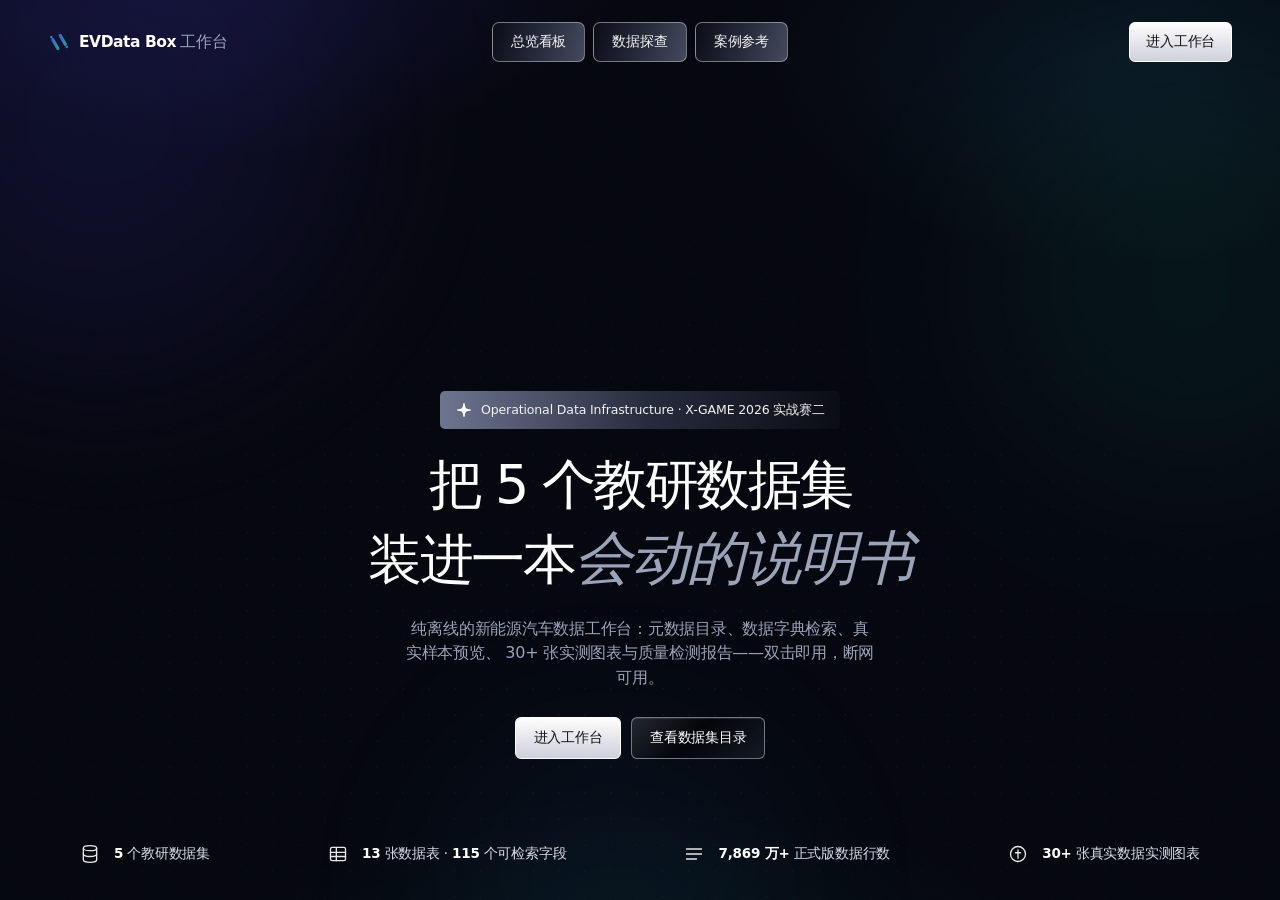
<file: index.html>
<!DOCTYPE html>
<html lang="zh-CN">
<head>
<meta charset="UTF-8">
<meta name="viewport" content="width=device-width, initial-scale=1.0">
<meta name="description" content="EVData Box · 新能源汽车教研数据集管理与展示工作台 — X-GAME 2026 天华学院校内赛实战赛二参赛作品">
<title>EVData Box — 新能源汽车教研数据工作台</title>
<link rel="icon" href="data:image/svg+xml,%3Csvg xmlns='http://www.w3.org/2000/svg' viewBox='0 0 24 24'%3E%3Cdefs%3E%3ClinearGradient id='g' x1='0' y1='0' x2='1' y2='1'%3E%3Cstop offset='0' stop-color='%234f46e5'/%3E%3Cstop offset='1' stop-color='%2310b981'/%3E%3C/linearGradient%3E%3C/defs%3E%3Cg transform='rotate(-30 12 12)' fill='url(%23g)'%3E%3Ccircle cx='7.3' cy='3.2' r='1.45'/%3E%3Crect x='5.5' y='4.7' width='3.6' height='14.6' rx='1.8'/%3E%3Crect x='14.9' y='4.7' width='3.6' height='14.6' rx='1.8'/%3E%3Ccircle cx='16.7' cy='20.8' r='1.45'/%3E%3C/g%3E%3C/svg%3E">
<style>
/* ===== 强制深色底，永不闪白 ===== */
html, body { background: #05070f !important; color: #ffffff; }
* { box-sizing: border-box; margin: 0; padding: 0; }
html { scroll-behavior: smooth; overflow-x: hidden; }
html, body { background: #05070f; background: var(--bg, #05070f); color: #ffffff; color: var(--text, #ffffff); }
body {
  font-family: "Inter", system-ui, -apple-system, BlinkMacSystemFont, "Segoe UI", "PingFang SC", "Microsoft YaHei", sans-serif;
  -webkit-font-smoothing: antialiased; -moz-osx-font-smoothing: grayscale;
  text-rendering: optimizeLegibility; overflow-x: hidden; position: relative;
}
a { color: inherit; text-decoration: none; }
button { font-family: inherit; }

:root {
  --bg: #05070f;
  --text: #ffffff;
  --muted: #9aa3b8;
  --stat: #d8dde9;
  --border: rgba(255, 255, 255, 0.16);
  --border-soft: rgba(255, 255, 255, 0.12);
  --indigo: #4f46e5;
  --mint: #10b981;
  --sky: #38bdf8;

  --logo: 15.5px;
  --logo-mark: 22px;
  --nav: 13.5px;
  --nav-h: 40px;
  --btn: 13.5px;
  --btn-h: 40px;
  --hero-btn-h: 42px;
  --h1: 48px;
  --lede: 15.5px;
  --badge: 12.5px;
  --stat-size: 13.5px;
  --header-y: 22px;
  --header-x: 40px;
  --stats-x: 72px;
  --stats-y: 36px;
  --hero-gap: 85px;
  --copy-max: 860px;
  --lede-max: 470px;
}

/* ===== 背景层：光晕 + 点阵 + 噪点 ===== */
.hero-photo {
  position: fixed; inset: 0; z-index: 0; pointer-events: none;
  background:
    radial-gradient(52% 42% at 50% 118%, rgba(16, 185, 129, 0.16), transparent 70%),
    radial-gradient(46% 36% at 18% -8%, rgba(79, 70, 229, 0.22), transparent 70%),
    radial-gradient(40% 34% at 88% 6%, rgba(56, 189, 248, 0.10), transparent 70%),
    #05070f;
}
.hero-photo::before {
  content: ""; position: absolute; inset: 0;
  background-image: radial-gradient(rgba(255, 255, 255, 0.055) 1px, transparent 1px);
  background-size: 26px 26px;
  mask-image: radial-gradient(72% 62% at 50% 78%, #000 0%, transparent 100%);
  -webkit-mask-image: radial-gradient(72% 62% at 50% 78%, #000 0%, transparent 100%);
}
.hero-photo::after {
  content: ""; position: absolute; inset: 0;
  background: linear-gradient(180deg, rgba(5, 7, 15, 0.25) 0%, transparent 32%, rgba(5, 7, 15, 0.55) 100%);
}
.orb { position: fixed; border-radius: 50%; filter: blur(90px); z-index: 0; pointer-events: none; opacity: .55; }
.orb-1 { width: 480px; height: 480px; left: -140px; top: -120px; background: rgba(79, 70, 229, .22); animation: drift 22s ease-in-out infinite alternate; }
.orb-2 { width: 420px; height: 420px; right: -120px; top: 8%; background: rgba(16, 185, 129, .14); animation: drift 26s ease-in-out infinite alternate-reverse; }
.orb-3 { width: 360px; height: 360px; left: 34%; bottom: -180px; background: rgba(56, 189, 248, .10); animation: drift 30s ease-in-out infinite alternate; }
@keyframes drift { from { transform: translate3d(0, 0, 0) scale(1); } to { transform: translate3d(60px, 40px, 0) scale(1.12); } }

.grain {
  position: fixed; inset: -50%; z-index: 100; pointer-events: none; opacity: .05;
  background-image: url("data:image/svg+xml,%3Csvg xmlns='http://www.w3.org/2000/svg' width='160' height='160'%3E%3Cfilter id='n'%3E%3CfeTurbulence type='fractalNoise' baseFrequency='0.9' numOctaves='2'/%3E%3C/filter%3E%3Crect width='160' height='160' filter='url(%23n)' opacity='0.4'/%3E%3C/svg%3E");
}

/* ===== 页面骨架：单屏三行网格 ===== */
.page {
  position: relative; z-index: 1;
  display: grid; grid-template-rows: auto 1fr auto;
  min-height: 100vh; min-height: 100dvh;
}

/* ===== 顶栏 ===== */
.header {
  display: grid; grid-template-columns: 1fr auto 1fr; align-items: center;
  padding: var(--header-y) var(--header-x) 10px;
  z-index: 50; position: relative;
}
.logo {
  display: inline-flex; align-items: center; gap: 9px; justify-self: start;
  font-size: var(--logo); font-weight: 600; letter-spacing: -0.03em; color: #fff;
}
.logo svg { width: var(--logo-mark); height: var(--logo-mark); flex-shrink: 0; }
.logo-suffix { font-weight: 400; color: var(--muted); }

#site-nav {
  display: flex; align-items: center; gap: 8px; justify-self: center;
}
.nav-link {
  height: var(--nav-h); padding: 0 18px; border-radius: 7px; overflow: hidden; position: relative;
  display: inline-flex; align-items: center;
  border: 1px solid rgba(198, 198, 198, 0.55);
  background: linear-gradient(105deg, #0a0c16 0%, #232838 48%, #43485c 100%);
  color: #f3f3f3; font-size: var(--nav); font-weight: 400; letter-spacing: -0.01em; white-space: nowrap;
  transition: background .35s ease, border-color .35s ease, box-shadow .35s ease;
}
.nav-link::before {
  content: ""; position: absolute; inset: 0;
  background: linear-gradient(115deg, transparent 30%, rgba(255, 255, 255, 0.16) 50%, transparent 70%);
  transform: translateX(-120%); transition: transform .6s ease;
}
.nav-link:hover { border-color: rgba(235, 235, 235, 0.9); box-shadow: 0 0 18px rgba(200, 210, 230, 0.18); }
.nav-link:hover::before { transform: translateX(120%); }

.header-cta { justify-self: end; }

/* 汉堡 */
.burger {
  display: none; width: 42px; height: 42px; border-radius: 6px;
  border: 1px solid var(--border); background: rgba(8, 8, 14, 0.55);
  cursor: pointer; z-index: 60; padding: 0;
  grid-template-rows: repeat(3, 1.5px); gap: 5px; place-content: center; justify-items: center;
}
.burger span { width: 16px; height: 1.5px; background: #fff; border-radius: 1px; transition: transform .25s ease, opacity .2s ease; display: block; }
.burger:hover { border-color: rgba(255, 255, 255, 0.32); background: rgba(255, 255, 255, 0.05); }
body.menu-open .burger span:nth-child(1) { transform: translateY(6.5px) rotate(45deg); }
body.menu-open .burger span:nth-child(2) { opacity: 0; }
body.menu-open .burger span:nth-child(3) { transform: translateY(-6.5px) rotate(-45deg); }

.menu-backdrop {
  display: block; position: fixed; inset: 0; z-index: 40;
  background: rgba(6, 8, 16, 0.42); opacity: 0; visibility: hidden;
  transition: opacity .28s ease, visibility .28s ease, backdrop-filter .28s ease;
}
body.menu-open .menu-backdrop { opacity: 1; visibility: visible; backdrop-filter: blur(24px); -webkit-backdrop-filter: blur(24px); }

/* ===== 按钮：液态玻璃 ===== */
.btn {
  position: relative; isolation: isolate; overflow: hidden;
  display: inline-flex; align-items: center; justify-content: center;
  height: var(--btn-h); padding: 0 16px; border-radius: 6px;
  font-size: var(--btn); font-weight: 500; letter-spacing: -0.02em; line-height: 1;
  white-space: nowrap; cursor: pointer;
  transition: background .35s ease, border-color .35s ease, box-shadow .35s ease, color .35s ease, filter .35s ease;
}
.btn::after {
  content: ""; position: absolute; inset: 0; z-index: -1;
  background: linear-gradient(115deg, transparent 20%, rgba(255, 255, 255, 0.45) 48%, transparent 76%);
  transform: translateX(-130%); transition: transform .65s ease;
}
.btn:hover::after { transform: translateX(130%); }

.btn-solid {
  background: linear-gradient(180deg, #ffffff 0%, #e7e7ee 48%, #cfd2dd 100%);
  color: #111; border: 1px solid #fff;
  box-shadow: inset 0 1px 0 rgba(255, 255, 255, 0.95);
}
.btn-solid:hover {
  background: linear-gradient(180deg, #ffffff 0%, #f3f6ff 42%, #d5def2 100%);
  border-color: #f2f6ff;
  box-shadow: inset 0 1px 0 #fff, 0 0 22px rgba(186, 208, 255, 0.35), 0 8px 18px rgba(255, 255, 255, 0.12);
}
.btn-ghost {
  background: linear-gradient(135deg, rgba(255, 255, 255, 0.1), rgba(0, 0, 0, 0.45) 50%, rgba(160, 175, 200, 0.08));
  color: #fff; border: 1px solid rgba(198, 198, 198, 0.45);
  box-shadow: inset 0 1px 0 rgba(255, 255, 255, 0.12);
}
.btn-ghost:hover {
  background: linear-gradient(135deg, rgba(210, 225, 255, 0.18), rgba(0, 0, 0, 0.35) 48%, rgba(180, 195, 220, 0.16));
  border-color: rgba(220, 230, 255, 0.75);
  box-shadow: inset 0 1px 0 rgba(255, 255, 255, 0.22), 0 0 20px rgba(170, 200, 255, 0.22);
}

/* ===== Hero：底对齐居中 ===== */
.hero {
  display: flex; align-items: flex-end; justify-content: center;
  padding: 8px 24px var(--hero-gap); min-height: 0;
}
.hero-copy {
  position: relative; z-index: 1; display: flex; flex-direction: column;
  align-items: center; text-align: center;
  max-width: var(--copy-max); width: 100%;
}
.badge {
  display: inline-flex; align-items: center; gap: 8px;
  margin-bottom: 22px; padding: 9px 15px; border: 0; border-radius: 5px;
  background: linear-gradient(90deg, #6d7590 0%, #262b3c 52%, #0a0c14 100%);
  color: #f2f2f2; font-size: var(--badge); font-weight: 400; letter-spacing: -0.01em;
}
.badge-star { width: 18px; height: 20px; color: #fff; filter: drop-shadow(0 0 3px rgba(255, 255, 255, 0.45)); flex-shrink: 0; }

h1 {
  font-weight: 500; font-size: var(--h1); letter-spacing: -0.045em;
  line-height: 1.12; color: #fff; text-align: center;
  display: flex; flex-direction: column; align-items: center;
}
.headline-line { display: block; overflow: hidden; padding: 0.06em 0.15em 0.14em; }
h1 em {
  font-family: "Instrument Serif", Georgia, "Times New Roman", "Songti SC", SimSun, serif;
  font-style: italic; font-weight: 400; font-size: 1.08em;
  letter-spacing: -0.03em; color: #9aa3b8;
}
.lede {
  max-width: var(--lede-max); margin-top: 18px; color: var(--muted);
  font-size: var(--lede); font-weight: 400; line-height: 1.55; letter-spacing: -0.015em;
}
.hero-actions { display: flex; flex-wrap: wrap; justify-content: center; gap: 10px; margin-top: 26px; }
.hero-actions .btn { height: var(--hero-btn-h); padding: 0 18px; }
.hero-actions .btn-solid:hover { box-shadow: inset 0 1px 0 #fff, 0 0 26px rgba(186, 208, 255, 0.4), 0 8px 18px rgba(255, 255, 255, 0.14); }
.hero-actions .btn-ghost {
  background: linear-gradient(135deg, rgba(255, 255, 255, 0.12), rgba(0, 0, 0, 0.5) 46%, rgba(150, 170, 200, 0.1));
  border: 1px solid rgba(198, 198, 198, 0.55);
  backdrop-filter: blur(16px); -webkit-backdrop-filter: blur(16px);
}
.hero-actions .btn-ghost:hover { box-shadow: 0 0 24px rgba(170, 200, 255, 0.28); border-color: rgba(220, 230, 255, 0.8); }

/* ===== 底部统计 ===== */
.stats {
  display: flex; align-items: center; justify-content: space-between; gap: 24px;
  padding: 0 var(--stats-x) var(--stats-y);
  padding-bottom: max(var(--stats-y), env(safe-area-inset-bottom));
  color: var(--stat);
}
.stat {
  display: inline-flex; align-items: center; gap: 14px;
  font-size: var(--stat-size); letter-spacing: -0.015em; white-space: nowrap;
}
.stat svg { width: 20px; height: 20px; color: #e8e8e8; flex-shrink: 0; }
.stat b { font-weight: 600; color: #fff; }

/* ===== 入场动画 ===== */
.appear {
  opacity: 1;
  animation-duration: 1.05s; animation-fill-mode: both;
  animation-timing-function: cubic-bezier(0.16, 1, 0.3, 1);
  animation-delay: var(--d, 0.08s);
}
.appear--scale { animation-name: in-scale; }
.appear--soft { animation-name: in-soft; }
.appear--mask { animation-name: in-mask; }
.appear--pop { animation-name: in-pop; }
.appear--btn { animation-name: in-btn; }
.appear--side { animation-name: in-side; }
.appear--stat { animation-name: in-stat; }
.is-in { animation: none !important; opacity: 1 !important; transform: none !important; clip-path: none !important; filter: none !important; }

@keyframes in-scale { from { opacity: 0; transform: scale(0.84); } to { opacity: 1; transform: scale(1); } }
@keyframes in-soft { from { opacity: 0; transform: translateY(14px); } to { opacity: 1; transform: translateY(0); } }
@keyframes in-mask { from { opacity: 0; transform: translateY(40%); } to { opacity: 1; transform: translateY(0); } }
@keyframes in-pop { 0% { opacity: 0; transform: scale(0.9); } 70% { opacity: 1; transform: scale(1.03); } 100% { opacity: 1; transform: scale(1); } }
@keyframes in-btn { from { opacity: 0; transform: translateY(18px) scale(0.94); } to { opacity: 1; transform: translateY(0) scale(1); } }
@keyframes in-side { from { opacity: 0; transform: translateX(22px); } to { opacity: 1; transform: translateX(0); } }
@keyframes in-stat { from { opacity: 0; transform: translateY(20px); } to { opacity: 1; transform: translateY(0); } }

.badge-star { animation: in-star 0.9s cubic-bezier(0.16, 1, 0.3, 1) 0.28s both; }
@keyframes in-star { 0% { opacity: 0; transform: scale(0.2) rotate(-50deg); } 65% { opacity: 1; transform: scale(1.2) rotate(8deg); } 100% { opacity: 1; transform: scale(1) rotate(0); } }
.badge-star.is-in { animation: none !important; opacity: 1 !important; transform: none !important; }

h1 em { animation: in-em 1.2s cubic-bezier(0.16, 1, 0.3, 1) 0.72s both; }
@keyframes in-em { from { opacity: 0.35; filter: blur(4px); } to { opacity: 1; filter: blur(0); } }
h1 em.is-in { animation: none !important; opacity: 1 !important; filter: none !important; }

@media (prefers-reduced-motion: reduce) {
  *, *::before, *::after { transition: none !important; animation: none !important; }
  .appear, .hero-photo, h1 em, .badge-star { opacity: 1 !important; transform: none !important; clip-path: none !important; filter: none !important; }
}

/* ===== 响应式 ===== */
/* ≥1600 */
@media (min-width: 1600px) {
  :root {
    --logo: 17px; --logo-mark: 24px; --nav: 15px; --nav-h: 44px;
    --btn: 15px; --btn-h: 44px; --hero-btn-h: 48px; --h1: 64px; --lede: 18px;
    --badge: 13.5px; --stat-size: 15px;
    --header-y: 28px; --header-x: 64px; --stats-x: 96px; --stats-y: 44px;
    --copy-max: 980px; --lede-max: 540px;
  }
  .nav-link { padding: 0 20px; }
  .badge { margin-bottom: 26px; }
  .lede { margin-top: 22px; }
  .hero-actions { margin-top: 30px; gap: 12px; }
  .stat svg { width: 22px; height: 22px; }
}
/* ≥1920 */
@media (min-width: 1920px) {
  :root {
    --logo: 18px; --logo-mark: 26px; --nav: 16px; --nav-h: 48px;
    --btn: 16px; --btn-h: 48px; --hero-btn-h: 52px; --h1: 76px; --lede: 20px;
    --badge: 14.5px; --stat-size: 16px;
    --header-y: 32px; --header-x: 80px; --stats-x: 120px; --stats-y: 52px;
    --copy-max: 1120px; --lede-max: 620px;
  }
  #site-nav { gap: 10px; }
  .nav-link { padding: 0 22px; }
  .btn { padding: 0 22px; }
  .badge { padding: 10px 15px; }
}
/* ≥2560 */
@media (min-width: 2560px) {
  :root { --h1: 88px; --lede: 22px; --header-x: 120px; --stats-x: 160px; --copy-max: 1280px; --lede-max: 680px; }
}
/* 1280–1599 */
@media (min-width: 1280px) and (max-width: 1599px) {
  :root { --h1: 54px; --lede: 16px; --header-x: 48px; --stats-x: 80px; --copy-max: 900px; }
}
/* 901–1279 */
@media (min-width: 901px) and (max-width: 1279px) {
  :root {
    --logo: 15px; --nav: 13px; --nav-h: 36px; --btn: 13px; --btn-h: 38px; --hero-btn-h: 40px;
    --h1: 42px; --lede: 15px; --badge: 12px; --stat-size: 12.5px;
    --header-y: 16px; --header-x: 28px; --stats-x: 36px; --stats-y: 28px;
    --hero-gap: 64px; --copy-max: 760px; --lede-max: 440px;
  }
  .nav-link { padding: 0 14px; }
  .badge { margin-bottom: 16px; }
  .lede { margin-top: 14px; }
  .hero-actions { margin-top: 20px; }
}
/* ≥901 短屏 */
@media (min-width: 901px) and (max-height: 850px) {
  :root { --header-y: 14px; --stats-y: 24px; --hero-gap: 48px; --h1: 40px; }
  .badge { margin-bottom: 12px; }
  .lede { margin-top: 12px; }
  .hero-actions { margin-top: 16px; }
}
@media (min-width: 901px) and (max-height: 720px) {
  :root { --h1: 34px; --lede: 14px; --hero-gap: 32px; --stats-y: 18px; --nav-h: 30px; --btn-h: 34px; --hero-btn-h: 36px; }
  .badge { margin-bottom: 8px; }
}
/* ≥901 桌面锁定单屏 */
@media (min-width: 901px) {
  html, body { height: 100%; overflow: hidden; }
  .page { height: 100vh; height: 100dvh; overflow: hidden; }
}
/* ≤900 手机 */
@media (max-width: 900px) {
  html, body { height: auto; overflow-y: auto; }
  .header { grid-template-columns: minmax(0, 1fr) auto auto; gap: 8px; padding: 16px 18px; padding-top: max(16px, env(safe-area-inset-top)); }
  .logo, .header-cta, .burger { z-index: 80; }
  .logo { min-width: 0; overflow: hidden; }
  .logo span:last-child { white-space: nowrap; overflow: hidden; text-overflow: ellipsis; }
  #site-nav {
    position: fixed; top: 0; left: 0; right: 0; bottom: 0;
    width: 100%; height: 100%; z-index: 45;
    flex-direction: column; justify-content: center; align-items: stretch;
    background: transparent; gap: 12px; padding: 96px 22px 32px;
    padding-top: max(96px, calc(env(safe-area-inset-top) + 88px));
    opacity: 0; visibility: hidden; transition: opacity .28s ease, visibility .28s ease;
  }
  body.menu-open #site-nav { opacity: 1; visibility: visible; }
  body.menu-open { overflow: hidden; }
  .nav-link { width: 100%; height: 56px; justify-content: center; font-size: 19px; border-radius: 10px; }
  .burger { display: grid; }
  .hero { padding: 20px 20px 64px; }
  .hero-copy > * { max-width: 100%; }
  .badge { max-width: 100%; flex-wrap: wrap; justify-content: center; text-align: center; }
  h1 { width: 100%; }
  .headline-line { max-width: 100%; }
  .stats { flex-direction: column; align-items: center; gap: 16px; text-align: center; }
  .stat { white-space: normal; }
  :root {
    --logo: 16px; --btn: 15px; --btn-h: 46px; --hero-btn-h: 48px; --h1: 36px;
    --lede: 16.5px; --badge: 13.5px; --stat-size: 15px;
    --header-y: 16px; --header-x: 18px; --stats-x: 20px; --stats-y: 28px; --hero-gap: 36px;
  }
  .hero-copy, .lede { max-width: 100%; }
}
/* ≤560 */
@media (max-width: 560px) {
  :root { --h1: 34px; --lede: 16px; --header-x: 16px; }
  .hero-actions { flex-direction: column; width: 100%; }
  .hero-actions .btn { width: 100%; }
}
</style>
</head>
<body style="background:#05070f;color:#fff">

<div class="grain" aria-hidden="true"></div>
<div class="hero-photo" aria-hidden="true"></div>
<div class="orb orb-1" aria-hidden="true"></div>
<div class="orb orb-2" aria-hidden="true"></div>
<div class="orb orb-3" aria-hidden="true"></div>

<div class="page">
  <div class="menu-backdrop" aria-hidden="true"></div>

  <header class="header">
    <a class="logo appear appear--scale" style="--d:.08s" href="app.html" aria-label="EVData Box">
      <svg viewBox="0 0 24 24" fill="none" aria-hidden="true">
        <defs><linearGradient id="lg" x1="0" y1="0" x2="1" y2="1">
          <stop offset="0" stop-color="#4f46e5"/><stop offset="1" stop-color="#10b981"/>
        </linearGradient></defs>
        <g transform="rotate(-30 12 12)" fill="url(#lg)">
          <circle cx="7.3" cy="3.2" r="1.45"/>
          <rect x="5.5" y="4.7" width="3.6" height="14.6" rx="1.8"/>
          <rect x="14.9" y="4.7" width="3.6" height="14.6" rx="1.8"/>
          <circle cx="16.7" cy="20.8" r="1.45"/>
        </g>
      </svg>
      <span>EVData Box<span class="logo-suffix"> 工作台</span></span>
    </a>

    <nav id="site-nav" aria-label="主导航">
      <a class="nav-link appear appear--scale" style="--d:.16s" href="app.html#/overview">总览看板</a>
      <a class="nav-link appear appear--soft" style="--d:.28s" href="app.html#/explore">数据探查</a>
      <a class="nav-link appear appear--scale" style="--d:.40s" href="app.html#/references">案例参考</a>
    </nav>

    <a class="btn btn-solid header-cta appear appear--scale" style="--d:.34s" href="app.html">进入工作台</a>
    <button class="burger appear appear--scale" style="--d:.34s" aria-controls="site-nav" aria-expanded="false" aria-label="打开菜单">
      <span></span><span></span><span></span>
    </button>
  </header>

  <main class="hero" id="top">
    <div class="hero-copy">
      <div class="badge appear appear--pop" style="--d:.22s">
        <svg class="badge-star" viewBox="0 0 24 24" fill="currentColor" aria-hidden="true">
          <path d="M12 2.6C12.55 2.6 12.88 3.15 13.08 4.7c.62 4.7 1.52 5.6 6.22 6.22 1.55.2 2.1.53 2.1 1.08s-.55.88-2.1 1.08c-4.7.62-5.6 1.52-6.22 6.22-.2 1.55-.53 2.1-1.08 2.1s-.88-.55-1.08-2.1c-.62-4.7-1.52-5.6-6.22-6.22C3.15 12.88 2.6 12.55 2.6 12s.55-.88 2.1-1.08c4.7-.62 5.6-1.52 6.22-6.22C11.12 3.15 11.45 2.6 12 2.6Z"/>
        </svg>
        Operational Data Infrastructure · X-GAME 2026 实战赛二
      </div>

      <h1>
        <span class="headline-line appear appear--mask" style="--d:.42s">把 5 个教研数据集</span>
        <span class="headline-line appear appear--mask" style="--d:.62s">装进一本<em>会动的说明书</em></span>
      </h1>

      <p class="lede appear appear--soft" style="--d:.82s; animation-duration:1.25s">
        纯离线的新能源汽车数据工作台：元数据目录、数据字典检索、真实样本预览、
        30+ 张实测图表与质量检测报告——双击即用，断网可用。
      </p>

      <div class="hero-actions">
        <a class="btn btn-solid appear appear--btn" style="--d:.96s" href="app.html">进入工作台</a>
        <a class="btn btn-ghost appear appear--side" style="--d:1.10s" href="app.html#/overview">查看数据集目录</a>
      </div>
    </div>
  </main>

  <footer class="stats">
    <div class="stat appear appear--stat" style="--d:1.12s">
      <svg viewBox="0 0 24 24" fill="none" stroke="currentColor" stroke-width="1.6" stroke-linecap="round" stroke-linejoin="round" aria-hidden="true">
        <ellipse cx="12" cy="5" rx="8" ry="3"/><path d="M4 5v14c0 1.7 3.6 3 8 3s8-1.3 8-3V5"/><path d="M4 12c0 1.7 3.6 3 8 3s8-1.3 8-3"/>
      </svg>
      <span><b>5</b> 个教研数据集</span>
    </div>
    <div class="stat appear appear--stat" style="--d:1.28s">
      <svg viewBox="0 0 24 24" fill="none" stroke="currentColor" stroke-width="1.6" stroke-linecap="round" stroke-linejoin="round" aria-hidden="true">
        <rect x="3" y="4" width="18" height="16" rx="2"/><line x1="3" y1="10" x2="21" y2="10"/><line x1="3" y1="15" x2="21" y2="15"/><line x1="10" y1="4" x2="10" y2="20"/>
      </svg>
      <span><b>13</b> 张数据表 · <b>115</b> 个可检索字段</span>
    </div>
    <div class="stat appear appear--stat" style="--d:1.44s">
      <svg viewBox="0 0 24 24" fill="none" stroke="currentColor" stroke-width="1.6" stroke-linecap="round" stroke-linejoin="round" aria-hidden="true">
        <path d="M3 6h18M3 12h18M3 18h12"/>
      </svg>
      <span><b>7,869 万+</b> 正式版数据行数</span>
    </div>
    <div class="stat appear appear--stat" style="--d:1.60s">
      <svg viewBox="0 0 24 24" fill="none" stroke="currentColor" stroke-width="1.6" stroke-linecap="round" stroke-linejoin="round" aria-hidden="true">
        <circle cx="12" cy="12" r="9"/><path d="M12 7v10M9 10.5h6"/>
      </svg>
      <span><b>30+</b> 张真实数据实测图表</span>
    </div>
  </footer>
</div>

<script>
(function () {
  'use strict';
  /* 1. 每个动画元素结束时锁定终态 */
  document.querySelectorAll('.appear, .badge-star, h1 em').forEach(function (el) {
    el.addEventListener('animationend', function () {
      el.classList.add('is-in');
    }, { once: true });
  });

  /* 2. 动画系统不可用时兜底显示 */
  requestAnimationFrame(function () {
    requestAnimationFrame(function () {
      var running = false;
      document.querySelectorAll('.appear').forEach(function (el) {
        var anims = el.getAnimations ? el.getAnimations() : [];
        anims.forEach(function (a) {
          if (a.playState === 'running' || a.playState === 'finished') running = true;
        });
      });
      if (!running) {
        document.querySelectorAll('.appear, .badge-star, h1 em').forEach(function (el) {
          el.classList.add('is-in');
        });
      }
    });
  });

  /* 3. 移动端菜单 */
  var burger = document.querySelector('.burger');
  var backdrop = document.querySelector('.menu-backdrop');
  var nav = document.getElementById('site-nav');
  function closeMenu() {
    document.body.classList.remove('menu-open');
    if (burger) { burger.setAttribute('aria-expanded', 'false'); burger.setAttribute('aria-label', '打开菜单'); }
  }
  if (burger) burger.addEventListener('click', function () {
    var open = document.body.classList.toggle('menu-open');
    burger.setAttribute('aria-expanded', open ? 'true' : 'false');
    burger.setAttribute('aria-label', open ? '关闭菜单' : '打开菜单');
  });
  if (backdrop) backdrop.addEventListener('click', closeMenu);
  if (nav) nav.addEventListener('click', function (e) { if (e.target.closest('a')) closeMenu(); });
  document.addEventListener('keydown', function (e) { if (e.key === 'Escape') closeMenu(); });
  window.addEventListener('resize', function () {
    if (window.matchMedia('(min-width: 901px)').matches) closeMenu();
  });
})();
</script>
</body>
</html>
</file>
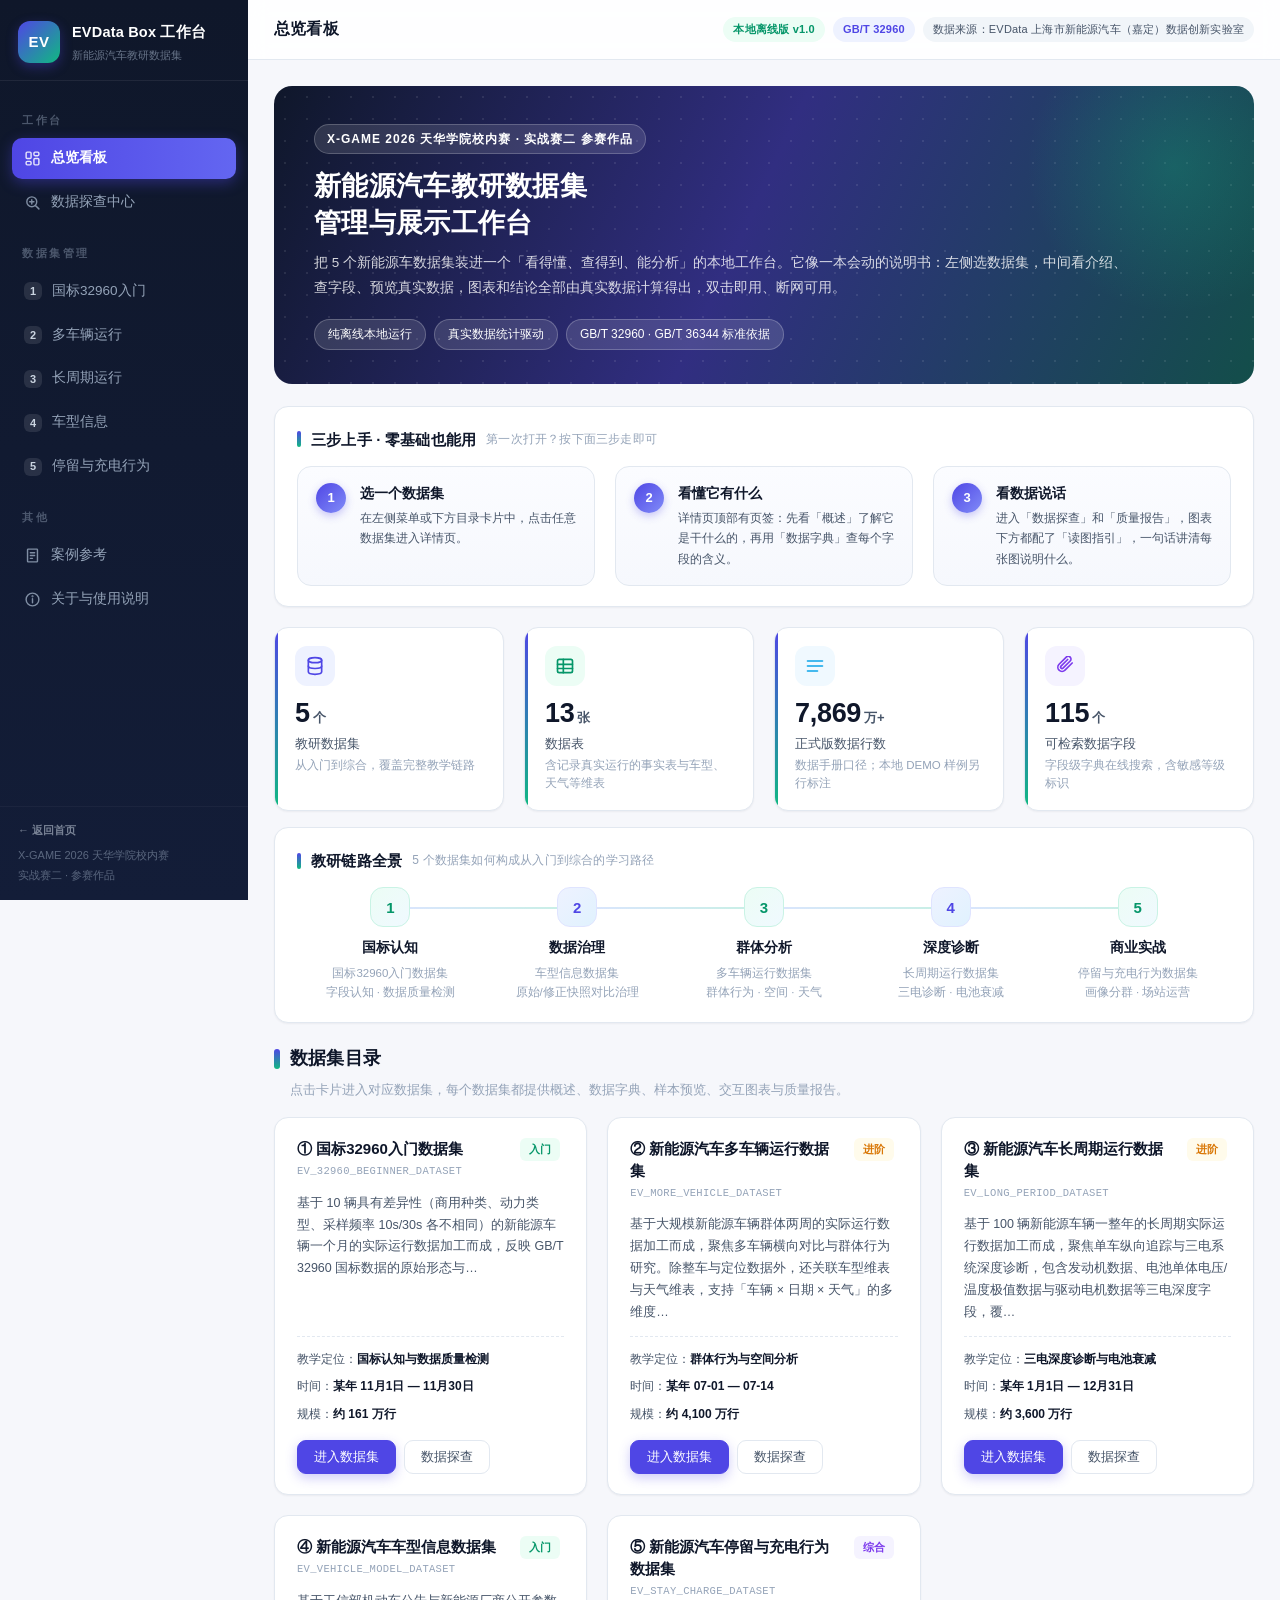
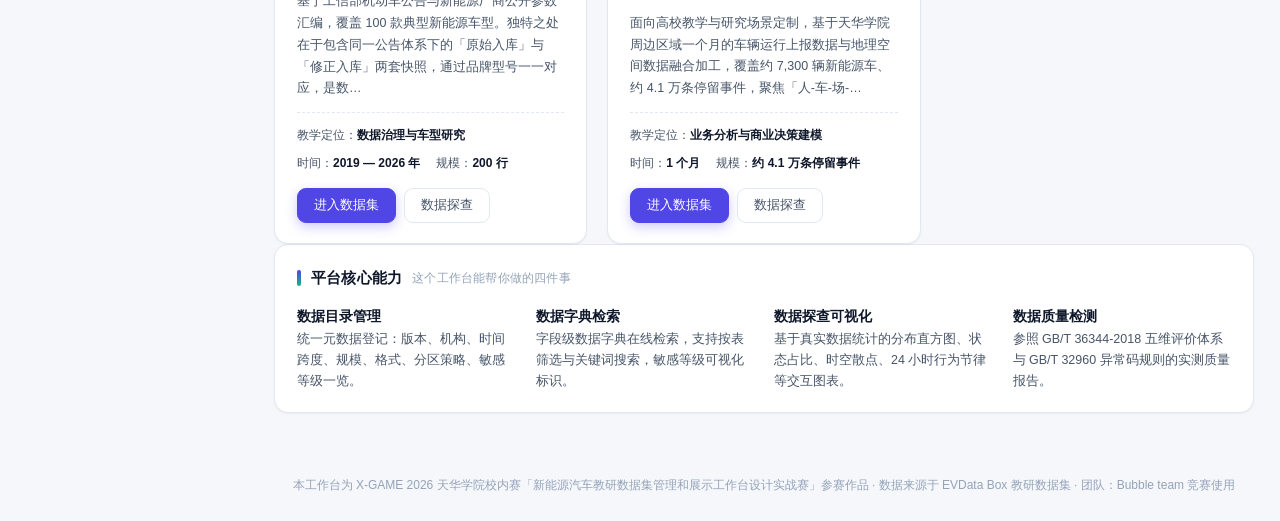
<file: app.html>
<!DOCTYPE html>
<html lang="zh-CN">
<head>
<meta charset="UTF-8">
<meta name="viewport" content="width=device-width, initial-scale=1.0">
<meta name="description" content="EVData Box · 新能源汽车教研数据集管理与展示工作台，X-GAME 2026 天华学院校内赛实战赛二参赛作品">
<title>EVData Box · 新能源汽车教研数据集管理与展示工作台</title>
<link rel="stylesheet" href="assets/app.css">
</head>
<body>
<div id="backdrop"></div>
<div id="app">
  <!-- 侧边栏 -->
  <aside id="sidebar">
    <div class="brand">
      <div class="brand-logo">EV</div>
      <div class="brand-text">
        <div class="brand-name">EVData Box 工作台</div>
        <div class="brand-sub">新能源汽车教研数据集</div>
      </div>
    </div>
    <nav id="nav">
      <div class="nav-group">工作台</div>
      <a class="nav-item" data-route="overview" href="#/overview">
        <svg viewBox="0 0 24 24" fill="none" stroke="currentColor" stroke-width="2" stroke-linecap="round" stroke-linejoin="round"><rect x="3" y="3" width="7" height="9" rx="1.5"/><rect x="14" y="3" width="7" height="5" rx="1.5"/><rect x="14" y="12" width="7" height="9" rx="1.5"/><rect x="3" y="16" width="7" height="5" rx="1.5"/></svg>
        总览看板</a>
      <a class="nav-item" data-route="explore" href="#/explore">
        <svg viewBox="0 0 24 24" fill="none" stroke="currentColor" stroke-width="2" stroke-linecap="round" stroke-linejoin="round"><circle cx="11" cy="11" r="7"/><line x1="21" y1="21" x2="16.5" y2="16.5"/><line x1="11" y1="8" x2="11" y2="14"/><line x1="8" y1="11" x2="14" y2="11"/></svg>
        数据探查中心</a>
      <div class="nav-group">数据集管理</div>
      <a class="nav-item" data-route="dataset/beginner" href="#/dataset/beginner"><span class="nav-num">1</span>国标32960入门</a>
      <a class="nav-item" data-route="dataset/more_vehicle" href="#/dataset/more_vehicle"><span class="nav-num">2</span>多车辆运行</a>
      <a class="nav-item" data-route="dataset/long_period" href="#/dataset/long_period"><span class="nav-num">3</span>长周期运行</a>
      <a class="nav-item" data-route="dataset/vehicle_model" href="#/dataset/vehicle_model"><span class="nav-num">4</span>车型信息</a>
      <a class="nav-item" data-route="dataset/stay_charge" href="#/dataset/stay_charge"><span class="nav-num">5</span>停留与充电行为</a>
      <div class="nav-group">其他</div>
      <a class="nav-item" data-route="references" href="#/references">
        <svg viewBox="0 0 24 24" fill="none" stroke="currentColor" stroke-width="2" stroke-linecap="round" stroke-linejoin="round"><path d="M6 3h12a1 1 0 0 1 1 1v16a1 1 0 0 1-1 1H6a1 1 0 0 1-1-1V4a1 1 0 0 1 1-1z"/><line x1="9" y1="8" x2="15" y2="8"/><line x1="9" y1="12" x2="15" y2="12"/><line x1="9" y1="16" x2="12" y2="16"/></svg>
        案例参考</a>
      <a class="nav-item" data-route="about" href="#/about">
        <svg viewBox="0 0 24 24" fill="none" stroke="currentColor" stroke-width="2" stroke-linecap="round" stroke-linejoin="round"><circle cx="12" cy="12" r="9"/><line x1="12" y1="11" x2="12" y2="16.5"/><circle cx="12" cy="7.5" r="0.5" fill="currentColor"/></svg>
        关于与使用说明</a>
    </nav>
    <div class="sidebar-foot">
      <a href="index.html" style="color:#cbd5e1;text-decoration:none;font-weight:600;">← 返回首页</a>
      <div style="margin-top:6px;">X-GAME 2026 天华学院校内赛</div>
      <div>实战赛二 · 参赛作品</div>
    </div>
  </aside>

  <!-- 主区域 -->
  <main id="main">
    <header id="topbar">
      <button id="nav-toggle" aria-label="打开导航菜单">
        <svg viewBox="0 0 24 24" fill="none" stroke="currentColor" stroke-width="2" stroke-linecap="round"><line x1="4" y1="7" x2="20" y2="7"/><line x1="4" y1="12" x2="20" y2="12"/><line x1="4" y1="17" x2="20" y2="17"/></svg>
      </button>
      <div id="crumb">总览看板</div>
      <div class="top-right">
        <span class="badge badge-green">本地离线版 v1.0</span>
        <span class="badge badge-blue">GB/T 32960</span>
        <span class="badge badge-gray">数据来源：EVData 上海市新能源汽车（嘉定）数据创新实验室</span>
      </div>
    </header>
    <div id="view"></div>
    <footer id="footer">
      本工作台为 X-GAME 2026 天华学院校内赛「新能源汽车教研数据集管理和展示工作台设计实战赛」参赛作品 ·
      数据来源于 EVData Box 教研数据集 · 团队：Bubble team 竞赛使用
    </footer>
  </main>
</div>

<script src="assets/echarts.min.js"></script>
<script src="jsdata/beginner_stats.js"></script>
<script src="jsdata/more_vehicle_stats.js"></script>
<script src="jsdata/long_period_stats.js"></script>
<script src="jsdata/stay_charge_stats.js"></script>
<script src="jsdata/vehicle_model_stats.js"></script>
<script src="jsdata/dictionaries.js"></script>
<script src="jsdata/handbooks.js"></script>
<script src="assets/app.js"></script>
</body>
</html>
</file>
<file: assets/app.css>
/* ============================================================
 * EVData Box 工作台 · 视觉设计系统 v2
 * 设计语言：浅色专业数据平台 / 靛蓝主色 + 新能源绿点缀
 * 原则：信息层级清晰、留白充足、零基础用户可读、全端响应式
 * ============================================================ */
* { margin: 0; padding: 0; box-sizing: border-box; }

:root {
  /* 色彩系统 */
  --primary: #4f46e5;
  --primary-dark: #4338ca;
  --primary-soft: #eef2ff;
  --accent: #10b981;          /* 新能源绿 */
  --accent-soft: #ecfdf5;
  --sky: #0ea5e9;
  --sky-soft: #f0f9ff;
  --green: #059669;
  --orange: #d97706;
  --orange-soft: #fffbeb;
  --red: #dc2626;
  --red-soft: #fef2f2;
  --purple: #7c3aed;
  --purple-soft: #f5f3ff;

  /* 文字 */
  --ink: #0f172a;
  --ink-2: #475569;
  --ink-3: #94a3b8;

  /* 线条与背景 */
  --line: #e2e8f0;
  --line-soft: #f1f5f9;
  --bg: #f6f7fb;
  --card: #ffffff;

  /* 侧边栏 */
  --sidebar-bg: #0f172a;
  --sidebar-ink: #94a3b8;

  /* 几何 */
  --radius: 14px;
  --radius-sm: 10px;
  --shadow-sm: 0 1px 2px rgba(15, 23, 42, .05);
  --shadow: 0 1px 3px rgba(15, 23, 42, .04), 0 8px 24px -12px rgba(15, 23, 42, .12);
  --shadow-lg: 0 12px 32px -8px rgba(79, 70, 229, .18);
}

html { scroll-behavior: smooth; }
html, body { height: 100%; }
body {
  font-family: -apple-system, "Segoe UI", "PingFang SC", "Microsoft YaHei", "Helvetica Neue", Arial, sans-serif;
  background: var(--bg); color: var(--ink);
  font-size: 14px; line-height: 1.7;
  -webkit-font-smoothing: antialiased;
  text-rendering: optimizeLegibility;
}
#app { display: flex; min-height: 100vh; }

/* ============ 侧边栏 ============ */
#sidebar {
  width: 248px; flex-shrink: 0;
  background: linear-gradient(180deg, #0f172a 0%, #131d38 100%);
  color: var(--sidebar-ink);
  display: flex; flex-direction: column;
  position: sticky; top: 0; height: 100vh; z-index: 200;
}
.brand {
  display: flex; align-items: center; gap: 12px;
  padding: 20px 18px 16px; border-bottom: 1px solid rgba(255, 255, 255, .07);
}
.brand-logo {
  width: 42px; height: 42px; border-radius: 12px; flex-shrink: 0;
  background: linear-gradient(135deg, #4f46e5, #10b981);
  color: #fff; font-weight: 800; display: flex; align-items: center; justify-content: center;
  font-size: 15px; letter-spacing: .5px;
  box-shadow: 0 4px 12px rgba(79, 70, 229, .35);
}
.brand-name { color: #fff; font-weight: 700; font-size: 14.5px; letter-spacing: .2px; }
.brand-sub { font-size: 11px; opacity: .65; margin-top: 1px; }
#nav { flex: 1; overflow-y: auto; padding: 12px 12px 20px; }
#nav::-webkit-scrollbar { width: 4px; }
#nav::-webkit-scrollbar-thumb { background: rgba(255, 255, 255, .14); border-radius: 2px; }
.nav-group {
  font-size: 11px; letter-spacing: 2.5px; opacity: .45;
  padding: 18px 10px 8px; font-weight: 600;
}
.nav-item {
  display: flex; align-items: center; gap: 10px;
  padding: 9px 12px; border-radius: 10px;
  color: var(--sidebar-ink); text-decoration: none; font-size: 13.5px;
  margin-bottom: 3px; transition: background .18s, color .18s;
  white-space: nowrap; overflow: hidden;
}
.nav-item svg { width: 17px; height: 17px; flex-shrink: 0; opacity: .85; }
.nav-item:hover { background: rgba(255, 255, 255, .08); color: #fff; }
.nav-item.active {
  background: linear-gradient(90deg, var(--primary), #6366f1);
  color: #fff; font-weight: 600;
  box-shadow: 0 4px 14px rgba(79, 70, 229, .4);
}
.nav-num {
  width: 18px; height: 18px; border-radius: 6px; flex-shrink: 0;
  background: rgba(255, 255, 255, .1); color: #cbd5e1;
  font-size: 11px; font-weight: 700;
  display: inline-flex; align-items: center; justify-content: center;
}
.nav-item.active .nav-num { background: rgba(255, 255, 255, .25); color: #fff; }
.sidebar-foot {
  padding: 14px 18px; font-size: 11px; opacity: .55;
  border-top: 1px solid rgba(255, 255, 255, .07); line-height: 1.8;
}

/* 移动端遮罩与开关 */
#nav-toggle {
  display: none; border: none; background: transparent; cursor: pointer;
  width: 38px; height: 38px; border-radius: 10px; align-items: center; justify-content: center;
  color: var(--ink); flex-shrink: 0;
}
#nav-toggle:hover { background: var(--line-soft); }
#nav-toggle svg { width: 20px; height: 20px; }
#backdrop {
  display: none; position: fixed; inset: 0; z-index: 190;
  background: rgba(15, 23, 42, .45); backdrop-filter: blur(2px);
}

/* ============ 主区域 ============ */
#main { flex: 1; min-width: 0; display: flex; flex-direction: column; }
#topbar {
  min-height: 60px; background: rgba(255, 255, 255, .88);
  backdrop-filter: blur(10px); border-bottom: 1px solid var(--line);
  display: flex; align-items: center; gap: 12px;
  padding: 10px 26px; position: sticky; top: 0; z-index: 150;
}
#crumb {
  font-weight: 700; font-size: 15.5px; letter-spacing: .2px;
  white-space: nowrap; overflow: hidden; text-overflow: ellipsis;
}
.top-right { display: flex; gap: 8px; align-items: center; flex-wrap: wrap; margin-left: auto; justify-content: flex-end; }
.badge {
  font-size: 11px; padding: 3px 10px; border-radius: 999px;
  white-space: nowrap; font-weight: 600; letter-spacing: .2px;
}
.badge-green { background: var(--accent-soft); color: var(--green); }
.badge-blue { background: var(--primary-soft); color: var(--primary); }
.badge-gray { background: var(--line-soft); color: var(--ink-2); font-weight: 500; }
.badge-orange { background: var(--orange-soft); color: var(--orange); }
.badge-red { background: var(--red-soft); color: var(--red); }

#view { flex: 1; padding: 26px; max-width: 1480px; width: 100%; margin: 0 auto; }
#footer {
  padding: 16px 26px 24px; font-size: 12px; color: var(--ink-3);
  text-align: center; line-height: 1.8;
}

/* ============ 通用卡片 ============ */
.card {
  background: var(--card); border: 1px solid var(--line);
  border-radius: var(--radius); box-shadow: var(--shadow-sm);
  padding: 20px 22px; margin-bottom: 20px;
}
.card-title {
  font-size: 15px; font-weight: 700; margin-bottom: 14px;
  display: flex; align-items: center; gap: 10px; flex-wrap: wrap;
  letter-spacing: .2px;
}
.card-title::before {
  content: ""; width: 4px; height: 16px; border-radius: 2px;
  background: linear-gradient(180deg, var(--primary), var(--accent));
}
.card-sub { font-size: 12px; color: var(--ink-3); font-weight: 400; margin-left: 0; }
.grid { display: grid; gap: 20px; }
.grid-2 { grid-template-columns: repeat(2, 1fr); }
.grid-3 { grid-template-columns: repeat(3, 1fr); }
.grid-4 { grid-template-columns: repeat(4, 1fr); }
@media (max-width: 1100px) { .grid-4 { grid-template-columns: repeat(2, 1fr); } .grid-3 { grid-template-columns: repeat(2, 1fr); } }
@media (max-width: 760px) { .grid-2, .grid-3, .grid-4 { grid-template-columns: 1fr; } }

/* ============ Hero 横幅 ============ */
.hero {
  position: relative; overflow: hidden;
  background: linear-gradient(115deg, #0f172a 0%, #312e81 48%, #134e4a 100%);
  border-radius: 18px; color: #fff;
  padding: 38px 40px 34px; margin-bottom: 22px;
}
.hero::before {
  content: ""; position: absolute; inset: 0;
  background-image: radial-gradient(rgba(255, 255, 255, .09) 1px, transparent 1px);
  background-size: 22px 22px; pointer-events: none;
}
.hero::after {
  content: ""; position: absolute; right: -80px; top: -80px;
  width: 320px; height: 320px; border-radius: 50%;
  background: radial-gradient(circle, rgba(16, 185, 129, .25), transparent 65%);
}
.hero > * { position: relative; z-index: 1; }
.hero-eyebrow {
  display: inline-flex; align-items: center; gap: 6px;
  font-size: 12px; font-weight: 600; letter-spacing: 1px;
  background: rgba(255, 255, 255, .12); border: 1px solid rgba(255, 255, 255, .2);
  padding: 4px 12px; border-radius: 999px; margin-bottom: 14px;
}
.hero h1 { font-size: clamp(20px, 2.6vw, 27px); margin-bottom: 10px; letter-spacing: .3px; line-height: 1.35; }
.hero p { opacity: .82; max-width: 820px; font-size: 13.5px; line-height: 1.85; }
.hero .hero-tags { margin-top: 18px; display: flex; gap: 8px; flex-wrap: wrap; }
.hero .hero-tag {
  background: rgba(255, 255, 255, .13); border: 1px solid rgba(255, 255, 255, .22);
  padding: 4px 13px; border-radius: 999px; font-size: 12px; font-weight: 500;
}

/* ============ 指标卡（数据看板） ============ */
.stat-card {
  background: var(--card); border: 1px solid var(--line);
  border-radius: var(--radius); box-shadow: var(--shadow-sm);
  padding: 18px 20px; position: relative; overflow: hidden;
  transition: transform .18s, box-shadow .18s;
}
.stat-card:hover { transform: translateY(-2px); box-shadow: var(--shadow); }
.stat-card::after {
  content: ""; position: absolute; left: 0; top: 0; bottom: 0; width: 3px;
  background: linear-gradient(180deg, var(--primary), var(--accent));
}
.stat-top { display: flex; align-items: center; gap: 12px; }
.stat-icon {
  width: 40px; height: 40px; border-radius: 12px; flex-shrink: 0;
  display: flex; align-items: center; justify-content: center;
}
.stat-icon svg { width: 20px; height: 20px; }
.stat-icon.i-indigo { background: var(--primary-soft); color: var(--primary); }
.stat-icon.i-green { background: var(--accent-soft); color: var(--green); }
.stat-icon.i-sky { background: var(--sky-soft); color: var(--sky); }
.stat-icon.i-purple { background: var(--purple-soft); color: var(--purple); }
.stat-num {
  font-size: 27px; font-weight: 800; color: var(--ink);
  line-height: 1.15; letter-spacing: -.3px;
  font-variant-numeric: tabular-nums;
  display: flex; align-items: baseline; gap: 3px; flex-wrap: wrap;
  margin-top: 12px;
}
.stat-num small { font-size: 13px; font-weight: 600; color: var(--ink-2); letter-spacing: 0; }
.stat-label { font-size: 13px; color: var(--ink-2); margin-top: 4px; font-weight: 500; }
.stat-hint { font-size: 11.5px; color: var(--ink-3); margin-top: 2px; line-height: 1.5; }

/* ============ 数据集卡片 ============ */
.ds-card {
  background: var(--card); border: 1px solid var(--line);
  border-radius: var(--radius); box-shadow: var(--shadow-sm);
  padding: 20px 22px; display: flex; flex-direction: column;
  transition: transform .2s, box-shadow .2s, border-color .2s;
}
.ds-card:hover {
  transform: translateY(-4px); box-shadow: var(--shadow-lg);
  border-color: #c7d2fe;
}
.ds-head { display: flex; justify-content: space-between; align-items: flex-start; gap: 10px; }
.ds-name { font-weight: 700; font-size: 15px; line-height: 1.45; }
.ds-en { font-size: 10.5px; color: var(--ink-3); font-family: Consolas, "Courier New", monospace; margin-top: 3px; letter-spacing: .3px; word-break: break-all; }
.ds-desc { font-size: 12.5px; color: var(--ink-2); margin: 12px 0; flex: 1; line-height: 1.75; }
.ds-meta {
  display: flex; flex-wrap: wrap; gap: 6px 16px; font-size: 12px;
  color: var(--ink-2); border-top: 1px dashed var(--line); padding-top: 12px; line-height: 1.8;
}
.ds-meta b { color: var(--ink); font-weight: 600; }
.ds-actions { margin-top: 14px; display: flex; gap: 8px; flex-wrap: wrap; }
.tag {
  display: inline-block; font-size: 11px; padding: 2px 9px; border-radius: 6px;
  background: var(--primary-soft); color: var(--primary);
  margin-right: 4px; font-weight: 600; white-space: nowrap;
}
.tag.green { background: var(--accent-soft); color: var(--green); }
.tag.orange { background: var(--orange-soft); color: var(--orange); }
.tag.purple { background: var(--purple-soft); color: var(--purple); }

.btn {
  display: inline-flex; align-items: center; justify-content: center; gap: 5px;
  padding: 7px 16px; border-radius: 9px; font-size: 12.5px; cursor: pointer;
  border: 1px solid var(--line); background: #fff; color: var(--ink-2);
  text-decoration: none; transition: all .16s; font-weight: 500;
  font-family: inherit; line-height: 1.5; white-space: nowrap;
}
.btn:hover { border-color: var(--primary); color: var(--primary); background: var(--primary-soft); }
.btn.primary { background: var(--primary); border-color: var(--primary); color: #fff; box-shadow: 0 4px 12px rgba(79, 70, 229, .28); }
.btn.primary:hover { background: var(--primary-dark); }

/* ============ 选项卡（胶囊式） ============ */
.tabs {
  display: flex; gap: 6px; margin-bottom: 20px; flex-wrap: wrap;
  background: var(--line-soft); border-radius: 12px; padding: 5px;
}
.tab {
  padding: 8px 18px; font-size: 13px; cursor: pointer; color: var(--ink-2);
  border: none; background: none; border-radius: 9px;
  font-family: inherit; font-weight: 500; transition: all .16s; white-space: nowrap;
}
.tab:hover { color: var(--primary); }
.tab.active {
  color: var(--primary); font-weight: 700; background: #fff;
  box-shadow: var(--shadow-sm);
}

/* ============ 表格 ============ */
.table-wrap {
  overflow-x: auto; border: 1px solid var(--line);
  border-radius: var(--radius-sm); background: #fff;
}
table.tbl { width: 100%; border-collapse: collapse; font-size: 12.5px; }
.tbl th {
  background: #f8fafc; text-align: left; padding: 10px 14px;
  border-bottom: 1px solid var(--line); font-weight: 700; color: var(--ink-2);
  white-space: nowrap; position: sticky; top: 0; letter-spacing: .2px;
}
.tbl td {
  padding: 9px 14px; border-bottom: 1px solid var(--line-soft);
  vertical-align: top; word-break: break-word; line-height: 1.65;
}
.tbl tr:last-child td { border-bottom: none; }
.tbl tr:hover td { background: #f8fafc; }
.tbl .mono { font-family: Consolas, "Courier New", monospace; font-size: 12px; }
.kv { width: 100%; border-collapse: collapse; font-size: 13px; }
.kv td { padding: 9px 14px; border-bottom: 1px solid var(--line-soft); vertical-align: top; }
.kv td:first-child { width: 168px; color: var(--ink-2); background: #f8fafc; font-weight: 600; }
.kv tr:last-child td { border-bottom: none; }

/* ============ 搜索/筛选/分页 ============ */
.toolbar { display: flex; gap: 10px; margin-bottom: 14px; flex-wrap: wrap; align-items: center; }
.toolbar input[type="text"], .toolbar select {
  padding: 8px 13px; border: 1px solid var(--line); border-radius: 9px;
  font-size: 13px; font-family: inherit; outline: none;
  background: #fff; color: var(--ink); transition: border-color .15s, box-shadow .15s;
}
.toolbar input[type="text"] { width: min(280px, 100%); }
.toolbar input:focus, .toolbar select:focus {
  border-color: var(--primary); box-shadow: 0 0 0 3px rgba(79, 70, 229, .12);
}
.pager {
  display: flex; gap: 8px; align-items: center; justify-content: flex-end;
  margin-top: 12px; font-size: 12.5px; color: var(--ink-2); flex-wrap: wrap;
}
.pager button {
  padding: 5px 13px; border: 1px solid var(--line); background: #fff;
  border-radius: 8px; cursor: pointer; font-family: inherit; font-size: 12.5px;
  transition: all .15s;
}
.pager button:disabled { opacity: .35; cursor: default; }
.pager button:not(:disabled):hover { border-color: var(--primary); color: var(--primary); }

/* ============ 图表 ============ */
.chart { width: 100%; height: 320px; min-width: 0; }
.chart-sm { height: 280px; }
.chart-lg { height: 400px; }
.chart-note {
  font-size: 12px; color: var(--ink-3); margin-top: 10px; line-height: 1.7;
  padding-top: 10px; border-top: 1px dashed var(--line);
}
.chart-note:not(:empty)::before {
  content: "读图指引"; display: inline-block; font-size: 10.5px; font-weight: 700;
  color: var(--primary); background: var(--primary-soft);
  padding: 1px 8px; border-radius: 5px; margin-right: 8px;
  letter-spacing: 1px; vertical-align: 1px;
}

/* ============ 步骤条（教研链路） ============ */
.steps { display: flex; gap: 0; }
.step { flex: 1; text-align: center; position: relative; padding: 0 10px; min-width: 0; }
.step-dot {
  width: 40px; height: 40px; border-radius: 13px; margin: 0 auto 10px;
  display: flex; align-items: center; justify-content: center;
  background: linear-gradient(135deg, var(--primary-soft), #e0f2fe);
  color: var(--primary); font-weight: 800; font-size: 15px;
  border: 1px solid #dfe4ff;
  position: relative; z-index: 1;
}
.step:nth-child(odd) .step-dot { background: linear-gradient(135deg, var(--accent-soft), var(--sky-soft)); border-color: #c9f3e5; color: var(--green); }
.step::before {
  content: ""; position: absolute; top: 20px; left: -50%; width: 100%; height: 2px;
  background: linear-gradient(90deg, #dbe4ff, #c7f0e4); z-index: 0;
}
.step:first-child::before { display: none; }
.step-name { font-weight: 700; font-size: 13.5px; }
.step-desc { font-size: 11.5px; color: var(--ink-3); margin-top: 4px; line-height: 1.65; }

/* ============ 提示块 ============ */
.note {
  border-left: 4px solid var(--primary); background: var(--primary-soft);
  padding: 12px 16px; border-radius: 0 10px 10px 0;
  font-size: 12.5px; color: var(--ink-2); margin-bottom: 16px; line-height: 1.75;
}
.note::before { content: "ⓘ 说明"; display: block; font-weight: 700; color: var(--primary); font-size: 12px; margin-bottom: 3px; letter-spacing: .5px; }
.note.plain::before { display: none; }
.note.warn { border-left-color: var(--orange); background: var(--orange-soft); }
.note.warn::before { color: var(--orange); content: "ⓘ 注意"; }
.note.danger { border-left-color: var(--red); background: var(--red-soft); }
.note.danger::before { color: var(--red); content: "ⓘ 警告"; }
.note.green { border-left-color: var(--accent); background: var(--accent-soft); }
.note.green::before { color: var(--green); content: "ⓘ 数据说明"; }

/* ============ Markdown 渲染 ============ */
.md h1 { font-size: 20px; margin: 20px 0 12px; padding-bottom: 8px; border-bottom: 1px solid var(--line); letter-spacing: .2px; }
.md h2 { font-size: 17px; margin: 18px 0 10px; }
.md h3 { font-size: 15px; margin: 16px 0 8px; }
.md h4 { font-size: 14px; margin: 14px 0 6px; }
.md p { margin: 8px 0; font-size: 13px; line-height: 1.8; }
.md ul, .md ol { margin: 8px 0 8px 22px; font-size: 13px; }
.md li { margin: 4px 0; line-height: 1.7; }
.md table { width: 100%; border-collapse: collapse; font-size: 12px; margin: 12px 0; }
.md th { background: #f8fafc; border: 1px solid var(--line); padding: 7px 10px; text-align: left; font-weight: 700; }
.md td { border: 1px solid var(--line); padding: 7px 10px; }
.md code { background: var(--line-soft); padding: 1px 6px; border-radius: 5px; font-family: Consolas, monospace; font-size: 12px; }
.md pre { background: #0f172a; color: #d5e0ff; padding: 16px; border-radius: 10px; overflow-x: auto; margin: 12px 0; font-size: 12px; line-height: 1.7; }
.md pre code { background: none; color: inherit; padding: 0; }
.md blockquote {
  border-left: 3px solid var(--primary); background: #f8fafc; margin: 10px 0;
  padding: 10px 16px; color: var(--ink-2); font-size: 12.5px; border-radius: 0 8px 8px 0;
}
.md hr { border: none; border-top: 1px solid var(--line); margin: 16px 0; }
.md a { color: var(--primary); }
.md img { max-width: 100%; }

/* ============ 参考案例 ============ */
.ref-card {
  background: var(--card); border: 1px solid var(--line);
  border-radius: var(--radius); box-shadow: var(--shadow-sm); padding: 20px 22px;
  transition: transform .18s, box-shadow .18s;
}
.ref-card:hover { transform: translateY(-3px); box-shadow: var(--shadow); }
.ref-name { font-weight: 700; font-size: 14.5px; }
.ref-url {
  font-size: 12px; color: var(--primary); word-break: break-all;
  margin: 6px 0 10px; font-family: Consolas, monospace;
  background: var(--primary-soft); padding: 2px 8px; border-radius: 6px; display: inline-block;
}
.ref-point { font-size: 12.5px; color: var(--ink-2); line-height: 1.8; }
.ref-point b { color: var(--ink); }

/* ============ 小白快速上手引导 ============ */
.guide { display: grid; grid-template-columns: repeat(3, 1fr); gap: 20px; }
@media (max-width: 900px) { .guide { grid-template-columns: 1fr; } }
.guide-item {
  display: flex; gap: 14px; align-items: flex-start;
  background: linear-gradient(180deg, #fbfcff, #f6f8fd);
  border: 1px solid var(--line); border-radius: var(--radius); padding: 16px 18px;
}
.guide-num {
  width: 30px; height: 30px; border-radius: 50%; flex-shrink: 0;
  background: linear-gradient(135deg, var(--primary), #818cf8);
  color: #fff; font-weight: 800; font-size: 13px;
  display: flex; align-items: center; justify-content: center;
  box-shadow: 0 3px 8px rgba(79, 70, 229, .3);
}
.guide-title { font-weight: 700; font-size: 13.5px; margin-bottom: 2px; }
.guide-text { font-size: 12px; color: var(--ink-2); line-height: 1.7; }

/* ============ 其他 ============ */
.section-title {
  font-size: 18px; font-weight: 800; margin: 8px 0 6px; letter-spacing: .2px;
  display: flex; align-items: center; gap: 10px;
}
.section-title::before {
  content: ""; width: 6px; height: 20px; border-radius: 3px;
  background: linear-gradient(180deg, var(--primary), var(--accent));
}
.section-desc { font-size: 12.5px; color: var(--ink-3); margin-bottom: 16px; padding-left: 16px; }
.mt8 { margin-top: 8px; } .mt16 { margin-top: 16px; } .mb0 { margin-bottom: 0; }
.two-col { display: grid; grid-template-columns: 1fr 1fr; gap: 20px; }
@media (max-width: 900px) { .two-col { grid-template-columns: 1fr; } }

/* ============ 响应式 ============ */
@media (max-width: 960px) {
  #nav-toggle { display: flex; }
  #sidebar {
    position: fixed; left: 0; top: 0; bottom: 0;
    transform: translateX(-100%); transition: transform .25s ease;
    box-shadow: none;
  }
  #sidebar.open { transform: translateX(0); box-shadow: 24px 0 60px rgba(15, 23, 42, .3); }
  #backdrop.show { display: block; }
  #view { padding: 18px 16px; }
  #topbar { padding: 10px 16px; }
  .hero { padding: 26px 22px; }
  .top-right .badge-gray { display: none; }   /* 窄屏隐藏长徽标，避免与标题挤压重叠 */
  .steps { flex-wrap: wrap; gap: 14px; }
  .step { flex: 1 1 45%; }
  .step::before { display: none; }
}
@media (max-width: 520px) {
  .step { flex: 1 1 100%; }
  .toolbar input[type="text"] { width: 100%; }
  .card { padding: 16px; }
  .hero { padding: 22px 18px; border-radius: 14px; }
}

/* 打印时隐藏导航，正文自适应 */
@media print {
  #sidebar, #topbar, #footer, .ds-actions { display: none; }
  #view { padding: 0; max-width: none; }
  .card, .stat-card { box-shadow: none; }
}
</file>
